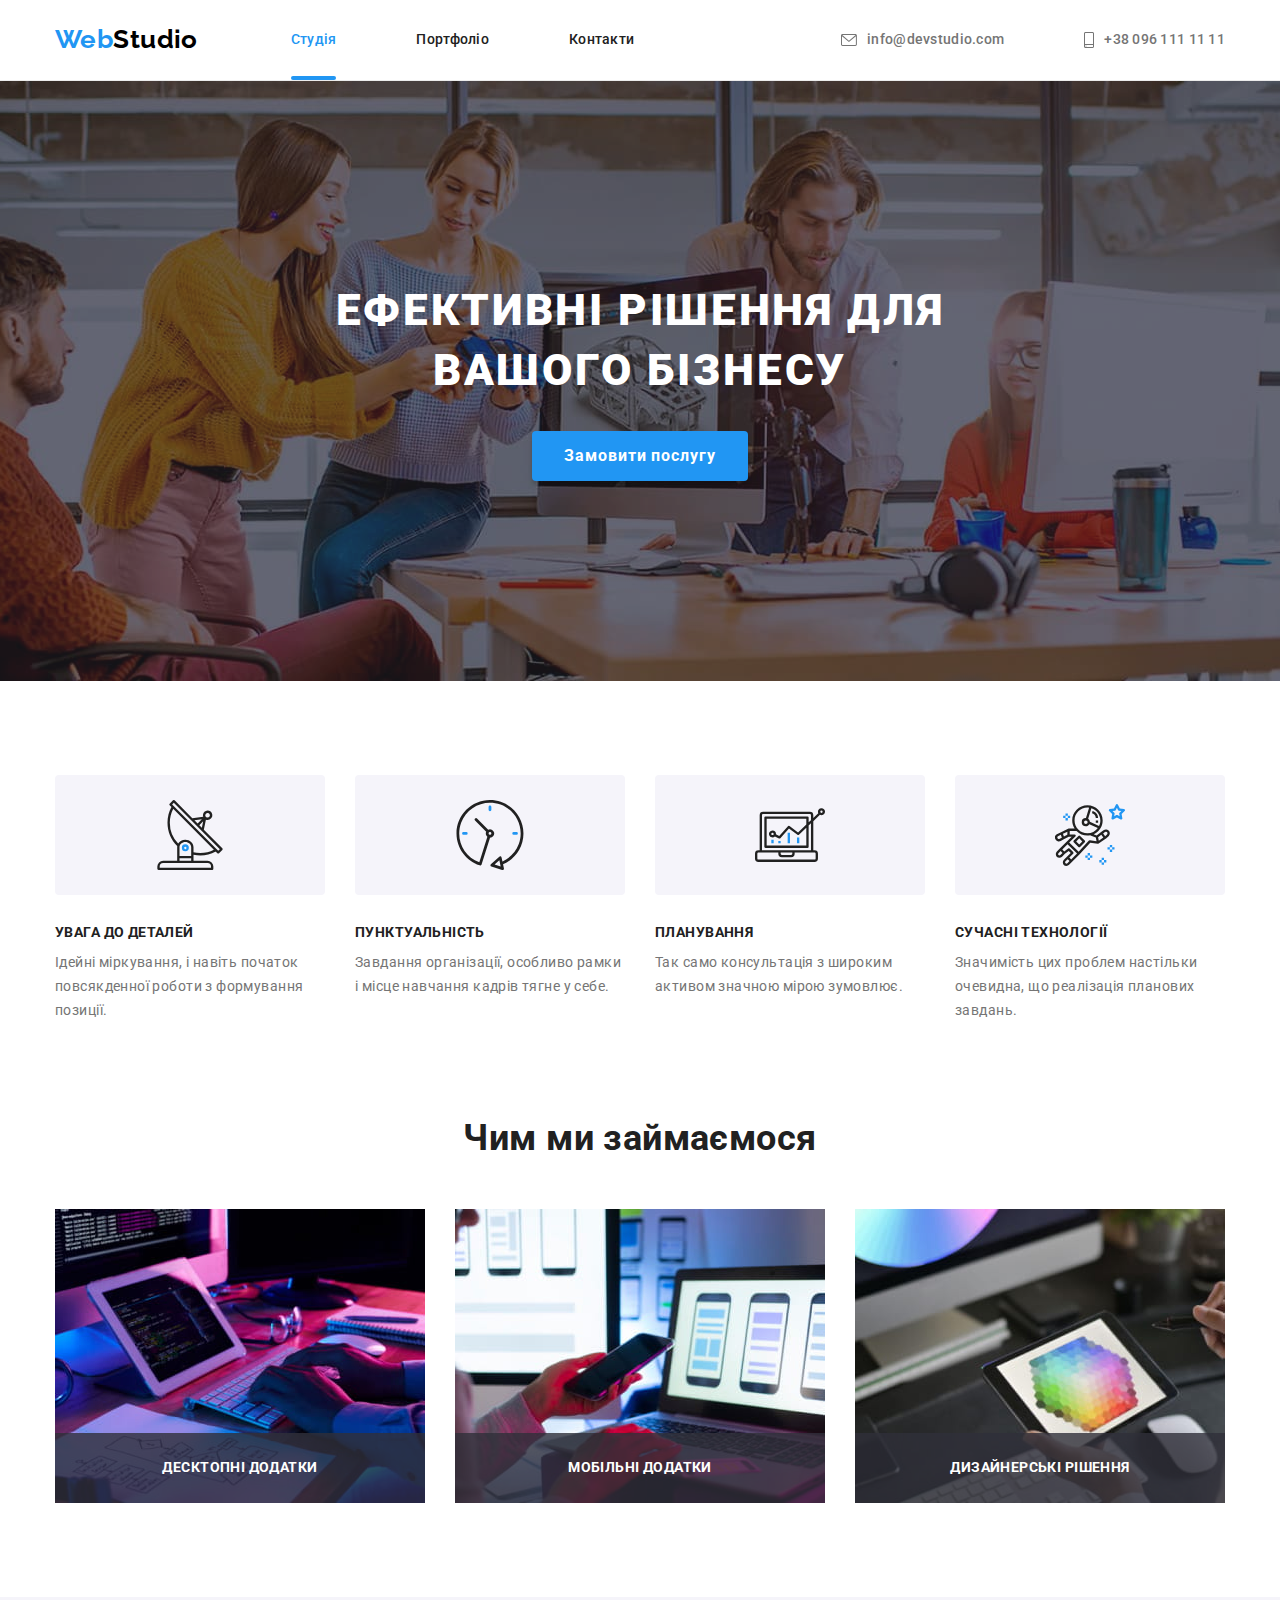
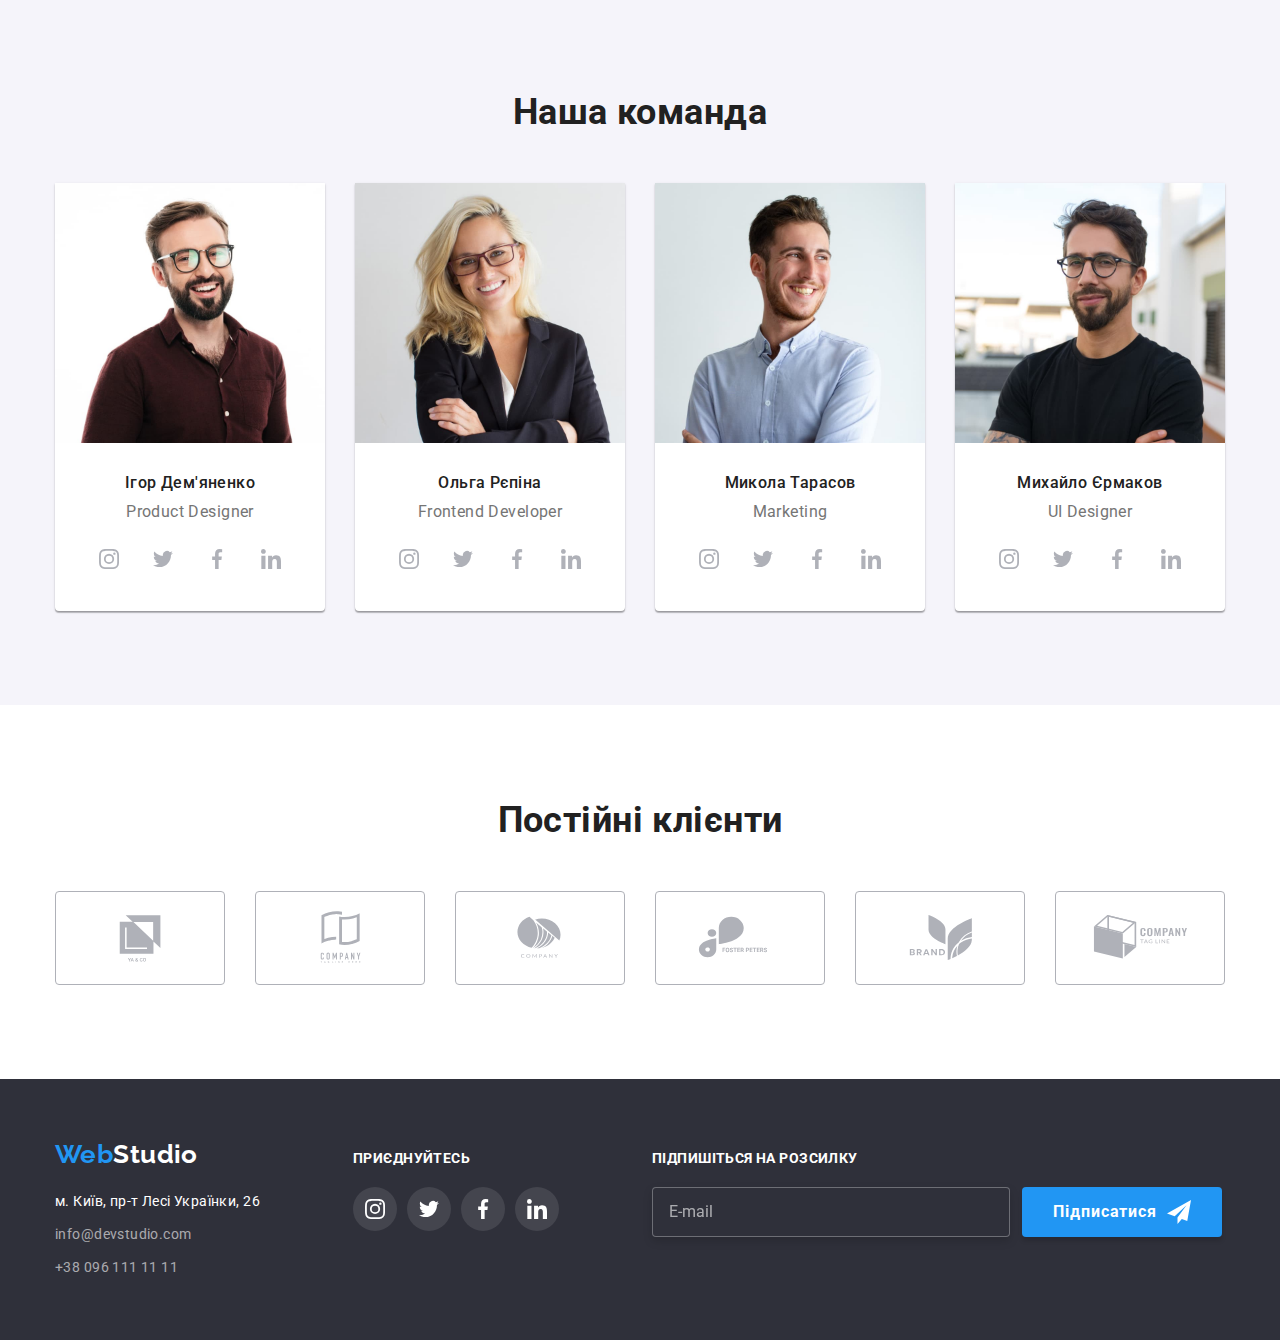
<file: index.html>
<!DOCTYPE html>
<html lang="uk">
  <head>
    <meta charset="UTF-8" />
    <meta http-equiv="X-UA-Compatible" content="IE=edge" />
    <meta name="viewport" content="width=device-width, initial-scale=1.0" />
    <title>Студія</title>
    <link
      href="https://fonts.googleapis.com/css2?family=Raleway:wght@700&family=Roboto:wght@400;500;700;900&display=swap"
      rel="stylesheet"
    />
    <link
      rel="stylesheet"
      href="https://cdnjs.cloudflare.com/ajax/libs/modern-normalize/1.1.0/modern-normalize.min.css"
    />
    <link rel="stylesheet" href="./css/styles.css" />
  </head>
  <body>
    <!-- Шапка -->
    <header class="top">
      <div class="container main-nav">
        <a href="./index.html" class="logo"><span class="logo-decor">Web</span>Studio</a>
        <nav class="navigation">
          <ul class="nav-list list">
            <li class="item">
              <a href="./index.html" class="link current">Студія</a>
            </li>
            <li class="item">
              <a href="./portfolio.html" class="link">Портфоліо</a>
            </li>
            <li class="item">
              <a href="" class="link">Контакти</a>
            </li>
          </ul>
        </nav>
        <ul class="contacts-list list">
          <li class="item">
            <a href="mailto:info@devstudio.com" class="mail">
              <svg class="icon-header" width="16" height="12">
                <use href="./images/icons.svg#icon-envelope"></use>
              </svg>
              info@devstudio.com</a
            >
          </li>
          <li class="item">
            <a href="tel:380961111111" class="tel">
              <svg class="icon-header" width="10" height="16">
                <use href="./images/icons.svg#icon-smartphone"></use>
              </svg>
              +38 096 111 11 11</a
            >
          </li>
        </ul>
      </div>
    </header>
    <main>
      <!-- Банер -->
      <section class="banner section">
        <h1 class="banner-title">
          Ефективні рішення для<br />
          вашого бізнесу
        </h1>
        <button data-modal-open type="button" class="banner-button">Замовити послугу</button>
      </section>
      <!-- Особливості -->
      <section class="features section">
        <div class="container">
          <h2 class="visually-hidden">Переваги</h2>
          <ul class="features-list list">
            <li class="item">
              <div class="tumb">
                <svg width="70" height="70">
                  <use href="./images/icons.svg#icon-antenna"></use>
                </svg>
              </div>
              <h3 class="features-title">УВАГА ДО ДЕТАЛЕЙ</h3>
              <p class="features-text">
                Ідейні міркування, і навіть початок повсякденної роботи з формування позиції.
              </p>
            </li>
            <li class="item">
              <div class="tumb">
                <svg width="70" height="70">
                  <use href="./images/icons.svg#icon-clock"></use>
                </svg>
              </div>
              <h3 class="features-title">ПУНКТУАЛЬНІСТЬ</h3>
              <p class="features-text">
                Завдання організації, особливо рамки і місце навчання кадрів тягне у себе.
              </p>
            </li>
            <li class="item">
              <div class="tumb">
                <svg width="70" height="70">
                  <use href="./images/icons.svg#icon-diagram"></use>
                </svg>
              </div>
              <h3 class="features-title">ПЛАНУВАННЯ</h3>
              <p class="features-text">
                Так само консультація з широким активом значною мірою зумовлює.
              </p>
            </li>
            <li class="item">
              <div class="tumb">
                <svg width="70" height="70">
                  <use href="./images/icons.svg#icon-astronaut"></use>
                </svg>
              </div>
              <h3 class="features-title">СУЧАСНІ ТЕХНОЛОГІЇ</h3>
              <p class="features-text">
                Значимість цих проблем настільки очевидна, що реалізація планових завдань.
              </p>
            </li>
          </ul>
        </div>
      </section>
      <!-- Чим займаємось -->
      <section class="functions section">
        <div class="container">
          <h2 class="functions-title">Чим ми займаємося</h2>
          <ul class="functions-list list">
            <li class="item">
              <a href="">
                <div class="functions-img">
                  <img src="./images/box-one.jpg" alt="Людина друкує на клавіатурі" width="370" />
                  <p class="functions-overlay">Десктопні додатки</p>
                </div>
              </a>
            </li>
            <li class="item">
              <a href="">
                <div class="functions-img">
                  <img
                    src="./images/box-two.jpg"
                    alt="Людина перед ноутбуком тримає в руці телефон"
                    width="370"
                  />
                  <p class="functions-overlay">Мобільні додатки</p>
                </div>
              </a>
            </li>
            <li class="item">
              <a href="">
                <div class="functions-img">
                  <img src="./images/box-three.jpg" alt="Людина тримає планшет" width="370" />
                  <p class="functions-overlay">Дизайнерські рішення</p>
                </div>
              </a>
            </li>
          </ul>
        </div>
      </section>
      <!-- Команда -->
      <section class="team section">
        <div class="container">
          <h2 class="team-title">Наша команда</h2>
          <ul class="team-list list">
            <li class="item">
              <img src="./images/photo-one.jpg" alt="Чоловік в окулярах" width="270" />
              <div class="member">
                <h3 class="team-member">Ігор Дем'яненко</h3>
                <p class="team-text" lang="en">Product Designer</p>
                <ul class="social-list list">
                  <li>
                    <a class="link" href="" rel="noopener noreferrer nofollow">
                      <svg width="20" height="20">
                        <use href="./images/icons.svg#icon-instagram"></use>
                      </svg>
                    </a>
                  </li>
                  <li>
                    <a class="link" href="" rel="noopener noreferrer nofollow">
                      <svg width="20" height="20">
                        <use href="./images/icons.svg#icon-twitter"></use>
                      </svg>
                    </a>
                  </li>
                  <li>
                    <a class="link" href="" rel="noopener noreferrer nofollow">
                      <svg width="20" height="20">
                        <use href="./images/icons.svg#icon-facebook"></use>
                      </svg>
                    </a>
                  </li>
                  <li>
                    <a class="link" href="" rel="noopener noreferrer nofollow">
                      <svg width="20" height="20">
                        <use href="./images/icons.svg#icon-linkedin"></use>
                      </svg>
                    </a>
                  </li>
                </ul>
              </div>
            </li>
            <li class="item">
              <img src="./images/photo-two.jpg" alt="Жінка в окулярах та костюмі" width="270" />
              <div class="member">
                <h3 class="team-member">Ольга Рєпіна</h3>
                <p class="team-text" lang="en">Frontend Developer</p>
                <ul class="social-list list">
                  <li>
                    <a class="link" href="" rel="noopener noreferrer nofollow">
                      <svg width="20" height="20">
                        <use href="./images/icons.svg#icon-instagram"></use>
                      </svg>
                    </a>
                  </li>
                  <li>
                    <a class="link" href="" rel="noopener noreferrer nofollow">
                      <svg width="20" height="20">
                        <use href="./images/icons.svg#icon-twitter"></use>
                      </svg>
                    </a>
                  </li>
                  <li>
                    <a class="link" href="" rel="noopener noreferrer nofollow">
                      <svg width="20" height="20">
                        <use href="./images/icons.svg#icon-facebook"></use>
                      </svg>
                    </a>
                  </li>
                  <li>
                    <a class="link" href="" rel="noopener noreferrer nofollow">
                      <svg width="20" height="20">
                        <use href="./images/icons.svg#icon-linkedin"></use>
                      </svg>
                    </a>
                  </li>
                </ul>
              </div>
            </li>
            <li class="item">
              <img src="./images/photo-three.jpg" alt="Чоловік в рубашці" width="270" />
              <div class="member">
                <h3 class="team-member">Микола Тарасов</h3>
                <p class="team-text" lang="en">Marketing</p>
                <ul class="social-list list">
                  <li>
                    <a class="link" href="" rel="noopener noreferrer nofollow">
                      <svg width="20" height="20">
                        <use href="./images/icons.svg#icon-instagram"></use>
                      </svg>
                    </a>
                  </li>
                  <li>
                    <a class="link" href="" rel="noopener noreferrer nofollow">
                      <svg width="20" height="20">
                        <use href="./images/icons.svg#icon-twitter"></use>
                      </svg>
                    </a>
                  </li>
                  <li>
                    <a class="link" href="" rel="noopener noreferrer nofollow">
                      <svg width="20" height="20">
                        <use href="./images/icons.svg#icon-facebook"></use>
                      </svg>
                    </a>
                  </li>
                  <li>
                    <a class="link" href="" rel="noopener noreferrer nofollow">
                      <svg width="20" height="20">
                        <use href="./images/icons.svg#icon-linkedin"></use>
                      </svg>
                    </a>
                  </li>
                </ul>
              </div>
            </li>
            <li class="item">
              <img src="./images/photo-four.jpg" alt="Чоловік в окулярах" width="270" />
              <div class="member">
                <h3 class="team-member">Михайло Єрмаков</h3>
                <p class="team-text" lang="en">UI Designer</p>
                <ul class="social-list list">
                  <li>
                    <a class="link" href="" rel="noopener noreferrer nofollow">
                      <svg width="20" height="20">
                        <use href="./images/icons.svg#icon-instagram"></use>
                      </svg>
                    </a>
                  </li>
                  <li>
                    <a class="link" href="" rel="noopener noreferrer nofollow">
                      <svg width="20" height="20">
                        <use href="./images/icons.svg#icon-twitter"></use>
                      </svg>
                    </a>
                  </li>
                  <li>
                    <a class="link" href="" rel="noopener noreferrer nofollow">
                      <svg width="20" height="20">
                        <use href="./images/icons.svg#icon-facebook"></use>
                      </svg>
                    </a>
                  </li>
                  <li>
                    <a class="link" href="" rel="noopener noreferrer nofollow">
                      <svg width="20" height="20">
                        <use href="./images/icons.svg#icon-linkedin"></use>
                      </svg>
                    </a>
                  </li>
                </ul>
              </div>
            </li>
          </ul>
        </div>
      </section>
      <!-- Клієнти -->
      <section class="clients section">
        <div class="container">
          <h2 class="clients-title">Постійні клієнти</h2>
          <ul class="clients-list list">
            <li class="item">
              <a class="link" href="" rel="noopener noreferrer nofollow"
                ><svg width="106" height="60">
                  <use href="./images/icons.svg#icon-logo-one"></use></svg
              ></a>
            </li>
            <li class="item">
              <a class="link" href="" rel="noopener noreferrer nofollow"
                ><svg width="106" height="60">
                  <use href="./images/icons.svg#icon-logo-two"></use></svg
              ></a>
            </li>
            <li class="item">
              <a class="link" href="" rel="noopener noreferrer nofollow"
                ><svg width="106" height="60">
                  <use href="./images/icons.svg#icon-logo-three"></use></svg
              ></a>
            </li>
            <li class="item">
              <a class="link" href="" rel="noopener noreferrer nofollow"
                ><svg width="106" height="60">
                  <use href="./images/icons.svg#icon-logo-four"></use></svg
              ></a>
            </li>
            <li class="item">
              <a class="link" href="" rel="noopener noreferrer nofollow">
                <svg width="106" height="60">
                  <use href="./images/icons.svg#icon-logo-five"></use></svg
              ></a>
            </li>
            <li class="item">
              <a class="link" href="" rel="noopener noreferrer nofollow"
                ><svg width="106" height="60">
                  <use href="./images/icons.svg#icon-logo-six"></use></svg
              ></a>
            </li>
          </ul>
        </div>
      </section>
    </main>
    <!-- Підвал -->
    <footer class="bottom">
      <div class="container footer">
        <div class="logo-contacts">
          <a href="./index.html" class="logo-footer"><span class="logo-decor">Web</span>Studio</a>
          <address class="contacts">
            <ul class="list">
              <li class="item">
                <a
                  href="https://goo.gl/maps/44BGPZHSNG9RyHG87"
                  target="_blank"
                  rel="noopener noreferrer nofollow"
                  class="link address"
                  >м. Київ, пр-т Лесі Українки, 26</a
                >
              </li>
              <li class="item">
                <a href="mailto:info@devstudio.com" class="link">info@devstudio.com</a>
              </li>
              <li class="item"><a href="tel:380961111111" class="link">+38 096 111 11 11</a></li>
            </ul>
          </address>
        </div>
        <div class="social-links">
          <span class="social-title">приєднуйтесь</span>
          <ul class="social-footer-list list">
            <li>
              <a class="link" href="" rel="noopener noreferrer nofollow">
                <svg width="20" height="20">
                  <use href="./images/icons.svg#icon-instagram"></use>
                </svg>
              </a>
            </li>
            <li>
              <a class="link" href="" rel="noopener noreferrer nofollow">
                <svg width="20" height="20">
                  <use href="./images/icons.svg#icon-twitter"></use>
                </svg>
              </a>
            </li>
            <li>
              <a class="link" href="" rel="noopener noreferrer nofollow">
                <svg width="20" height="20">
                  <use href="./images/icons.svg#icon-facebook"></use>
                </svg>
              </a>
            </li>
            <li>
              <a class="link" href="" rel="noopener noreferrer nofollow">
                <svg width="20" height="20">
                  <use href="./images/icons.svg#icon-linkedin"></use>
                </svg>
              </a>
            </li>
          </ul>
        </div>
        <div>
          <p class="footer-form-text">Підпишіться на розсилку</p>
          <form class="footer-form">
            <div class="footer-form-field">
              <input
                class="footer-form-input"
                type="email"
                name="email-subscrib"
                id="mail"
                placeholder="E-mail"
              />
              <label class="footer-form-label" for="mail"></label>
            </div>
            <div>
              <button class="footer-form-button" type="submit">
                Підписатися
                <svg width="24" height="24">
                  <use href="./images/icons.svg#icon-send"></use>
                </svg>
              </button>
            </div>
          </form>
        </div>
      </div>
    </footer>
    <!-- Модульне вікно -->
    <div data-modal class="backdrop is-hidden">
      <div class="modal">
        <button data-modal-close class="modal-button" type="button">
          <svg class="modal-icon" width="11" height="11">
            <use href="./images/icons.svg#icon-close"></use>
          </svg>
        </button>
        <p class="form-text">Залиште свої дані, ми вам передзвонимо</p>
        <form>
          <div class="form-field">
            <label class="form-label" for="user_name">Ім'я</label>
            <input class="form-input" type="text" name="name" id="user_name" />
            <svg class="form-icon" width="18" height="18">
              <use href="./images/icons.svg#icon-person"></use>
            </svg>
          </div>
          <div class="form-field">
            <label class="form-label" for="user_tel">Телефон</label>
            <input class="form-input" type="tel" name="tel" id="user_tel" />
            <svg class="form-icon" width="18" height="18">
              <use href="./images/icons.svg#icon-phone"></use>
            </svg>
          </div>
          <div class="form-field">
            <label class="form-label" for="user_email">Пошта</label>
            <input class="form-input" type="email" name="email" id="user_email" />
            <svg class="form-icon" width="18" height="18">
              <use href="./images/icons.svg#icon-email"></use>
            </svg>
          </div>
          <div class="form-field textarea">
            <label class="form-label" for="user_feedback">Коментар</label>
            <textarea
              class="form-textarea"
              name="feedback"
              rows="5"
              placeholder="Введіть текст"
              id="user_feedback"
            ></textarea>
          </div>
          <div class="form-field checkbox">
            <label class="form-label-policy">
              <input class="checkbox" type="checkbox" name="policy" />
              <span class="checkbox-icon"></span>
              Погоджуюся з розсилкою та приймаю <a href="#">Умови договору</a>
            </label>
          </div>
          <button class="form-button" type="submit">Відправити</button>
        </form>
      </div>
    </div>
    <script src="./js/modal.js"></script>
  </body>
</html>
</file>
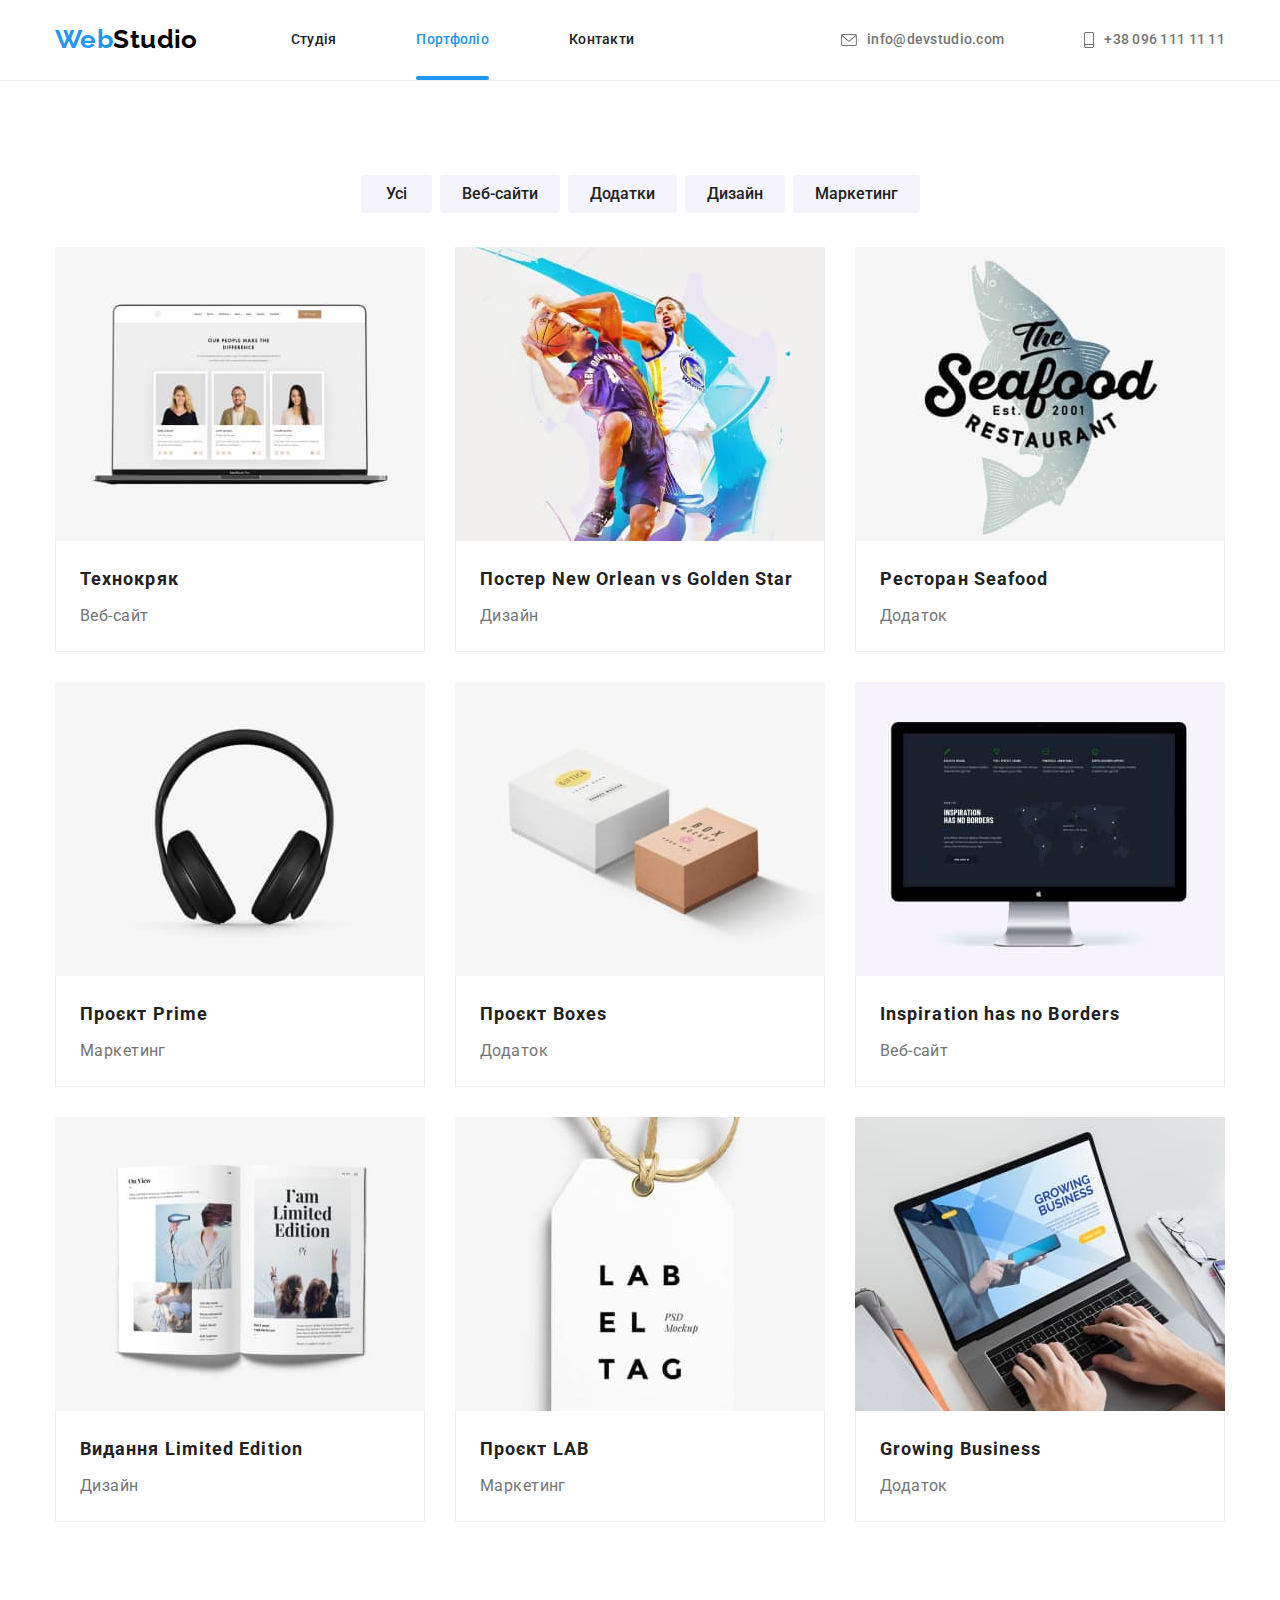
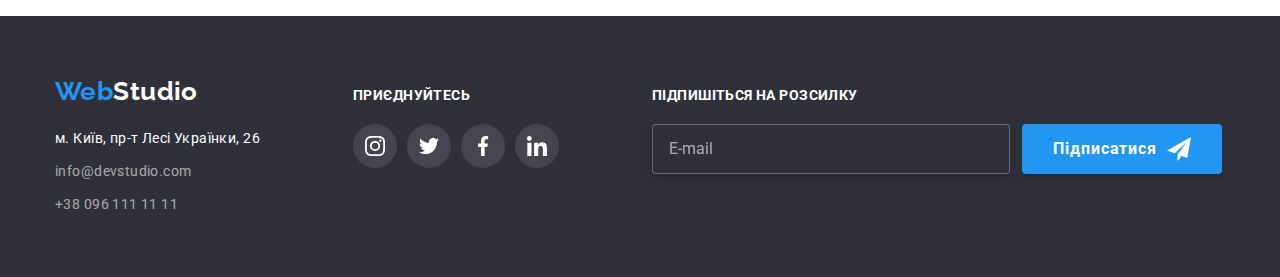
<file: portfolio.html>
<!DOCTYPE html>
<html lang="uk">
  <head>
    <meta charset="UTF-8" />
    <meta http-equiv="X-UA-Compatible" content="IE=edge" />
    <meta name="viewport" content="width=device-width, initial-scale=1.0" />
    <title>Портфоліо</title>
    <link
      href="https://fonts.googleapis.com/css2?family=Raleway:wght@700&family=Roboto:wght@400;500;700;900&display=swap"
      rel="stylesheet"
    />
    <link
      rel="stylesheet"
      href="https://cdnjs.cloudflare.com/ajax/libs/modern-normalize/1.1.0/modern-normalize.min.css"
    />
    <link rel="stylesheet" href="./css/styles.css" />
  </head>
  <body>
    <!-- Шапка -->
    <header class="top">
      <div class="container main-nav">
        <a href="./index.html" class="logo"><span class="logo-decor">Web</span>Studio</a>
        <nav class="navigation">
          <ul class="nav-list list">
            <li class="item">
              <a href="./index.html" class="link">Студія</a>
            </li>
            <li class="item">
              <a href="./portfolio.html" class="link current">Портфоліо</a>
            </li>
            <li class="item">
              <a href="" class="link">Контакти</a>
            </li>
          </ul>
        </nav>
        <ul class="contacts-list list">
          <li class="item">
            <a href="mailto:info@devstudio.com" class="mail">
              <svg class="icon-header" width="16" height="12">
                <use href="./images/icons.svg#icon-envelope"></use>
              </svg>
              info@devstudio.com</a
            >
          </li>
          <li class="item">
            <a href="tel:380961111111" class="tel">
              <svg class="icon-header" width="10" height="16">
                <use href="./images/icons.svg#icon-smartphone"></use>
              </svg>
              +38 096 111 11 11</a
            >
          </li>
        </ul>
      </div>
    </header>
    <main>
      <section class="section">
        <div class="container">
          <!-- Фільтр -->
          <h1 class="visually-hidden">Приклади робіт</h1>
          <ul class="filter-list list">
            <li class="item">
              <button type="button" class="button first">Усі</button>
            </li>
            <li class="item">
              <button type="button" class="button">Веб-сайти</button>
            </li>
            <li class="item">
              <button type="button" class="button">Додатки</button>
            </li>
            <li class="item">
              <button type="button" class="button">Дизайн</button>
            </li>
            <li class="item">
              <button type="button" class="button">Маркетинг</button>
            </li>
          </ul>
          <!-- Приклади робіт -->
          <ul class="work-list list">
            <li class="item">
              <a class="work-link" href="">
                <div class="work-img">
                  <img
                    src="./images/tehnocryak.jpg"
                    alt="Ноутбук з відкритою веб-сторінкою"
                    width="370"
                    class="work-img"
                  />
                  <div class="work-overlay">
                    <p>
                      Ресурс пропонує комплексні пропозиції з різним рівнем функціоналу та сервісів.
                      Все це дозволить відвідувачу отримати вичерпні відомості про компанію чи
                      приватну особу.
                    </p>
                  </div>
                </div>
                <div class="work-container">
                  <h3 class="work-title">Технокряк</h3>
                  <p class="work-text">Веб-сайт</p>
                </div>
              </a>
            </li>
            <li class="item">
              <a class="work-link" href="">
                <div class="work-img">
                  <img
                    src="./images/new-orlean.jpg"
                    alt="Два баскетболісти в процесі гри"
                    width="370"
                    class="work-img"
                  />
                  <div class="work-overlay">
                    <p>
                      Ресурс пропонує комплексні пропозиції з різним рівнем функціоналу та сервісів.
                      Все це дозволить відвідувачу отримати вичерпні відомості про компанію чи
                      приватну особу.
                    </p>
                  </div>
                </div>
                <div class="work-container">
                  <h3 class="work-title">Постер New Orlean vs Golden Star</h3>
                  <p class="work-text">Дизайн</p>
                </div>
              </a>
            </li>
            <li class="item">
              <a class="work-link" href="">
                <div class="work-img">
                  <img src="./images/seafood.jpg" alt="Риба" width="370" class="work-img" />
                  <div class="work-overlay">
                    <p>
                      Ресурс пропонує комплексні пропозиції з різним рівнем функціоналу та сервісів.
                      Все це дозволить відвідувачу отримати вичерпні відомості про компанію чи
                      приватну особу.
                    </p>
                  </div>
                </div>
                <div class="work-container">
                  <h3 class="work-title">Ресторан Seafood</h3>
                  <p class="work-text">Додаток</p>
                </div>
              </a>
            </li>
            <li class="item">
              <a class="work-link" href="">
                <div class="work-img">
                  <img src="./images/prime.jpg" alt="Навушники" width="370" class="work-img" />
                  <div class="work-overlay">
                    <p>
                      Ресурс пропонує комплексні пропозиції з різним рівнем функціоналу та сервісів.
                      Все це дозволить відвідувачу отримати вичерпні відомості про компанію чи
                      приватну особу.
                    </p>
                  </div>
                </div>
                <div class="work-container">
                  <h3 class="work-title">Проєкт Prime</h3>
                  <p class="work-text">Маркетинг</p>
                </div>
              </a>
            </li>
            <li class="item">
              <a class="work-link" href="">
                <div class="work-img">
                  <img src="./images/boxes.jpg" alt="Дві коробки" width="370" class="work-img" />
                  <div class="work-overlay">
                    <p>
                      Ресурс пропонує комплексні пропозиції з різним рівнем функціоналу та сервісів.
                      Все це дозволить відвідувачу отримати вичерпні відомості про компанію чи
                      приватну особу.
                    </p>
                  </div>
                </div>
                <div class="work-container">
                  <h3 class="work-title">Проєкт Boxes</h3>
                  <p class="work-text">Додаток</p>
                </div>
              </a>
            </li>
            <li class="item">
              <a class="work-link" href="">
                <div class="work-img">
                  <img
                    src="./images/inspiration.jpg"
                    alt="Екран монітору"
                    width="370"
                    class="work-img"
                  />
                  <div class="work-overlay">
                    <p>
                      Ресурс пропонує комплексні пропозиції з різним рівнем функціоналу та сервісів.
                      Все це дозволить відвідувачу отримати вичерпні відомості про компанію чи
                      приватну особу.
                    </p>
                  </div>
                </div>
                <div class="work-container">
                  <h3 class="work-title">Inspiration has no Borders</h3>
                  <p class="work-text">Веб-сайт</p>
                </div>
              </a>
            </li>
            <li class="item">
              <a class="work-link" href="">
                <div class="work-img">
                  <img
                    src="./images/limited-edition.jpg"
                    alt="Розгорнутий журнал"
                    width="370"
                    class="work-img"
                  />
                  <div class="work-overlay">
                    <p>
                      Ресурс пропонує комплексні пропозиції з різним рівнем функціоналу та сервісів.
                      Все це дозволить відвідувачу отримати вичерпні відомості про компанію чи
                      приватну особу.
                    </p>
                  </div>
                </div>
                <div class="work-container">
                  <h3 class="work-title">Видання Limited Edition</h3>
                  <p class="work-text">Дизайн</p>
                </div>
              </a>
            </li>
            <li class="item">
              <a class="work-link" href="">
                <div class="work-img">
                  <img src="./images/lab.jpg" alt="Ярлик з написом" width="370" class="work-img" />
                  <div class="work-overlay">
                    <p>
                      Ресурс пропонує комплексні пропозиції з різним рівнем функціоналу та сервісів.
                      Все це дозволить відвідувачу отримати вичерпні відомості про компанію чи
                      приватну особу.
                    </p>
                  </div>
                </div>
                <div class="work-container">
                  <h3 class="work-title">Проєкт LAB</h3>
                  <p class="work-text">Маркетинг</p>
                </div>
              </a>
            </li>
            <li class="item">
              <a class="work-link" href="">
                <div class="work-img">
                  <img
                    src="./images/growing-business.jpg"
                    alt="Руки на клавіатурі ноутбуку"
                    width="370"
                    class="work-img"
                  />
                  <div class="work-overlay">
                    <p>
                      Ресурс пропонує комплексні пропозиції з різним рівнем функціоналу та сервісів.
                      Все це дозволить відвідувачу отримати вичерпні відомості про компанію чи
                      приватну особу.
                    </p>
                  </div>
                </div>
                <div class="work-container">
                  <h3 class="work-title">Growing Business</h3>
                  <p class="work-text">Додаток</p>
                </div>
              </a>
            </li>
          </ul>
        </div>
      </section>
    </main>
    <!-- Підвал -->
    <footer class="bottom">
      <div class="container footer">
        <div class="logo-contacts">
          <a href="./index.html" class="logo-footer"><span class="logo-decor">Web</span>Studio</a>
          <address class="contacts">
            <ul class="list">
              <li class="item">
                <a
                  href="https://goo.gl/maps/44BGPZHSNG9RyHG87"
                  target="_blank"
                  rel="noopener noreferrer nofollow"
                  class="link address"
                  >м. Київ, пр-т Лесі Українки, 26</a
                >
              </li>
              <li class="item">
                <a href="mailto:info@devstudio.com" class="link">info@devstudio.com</a>
              </li>
              <li class="item"><a href="tel:380961111111" class="link">+38 096 111 11 11</a></li>
            </ul>
          </address>
        </div>
        <div class="social-links">
          <span class="social-title">приєднуйтесь</span>
          <ul class="social-footer-list list">
            <li>
              <a class="link" href="" rel="noopener noreferrer nofollow">
                <svg width="20" height="20">
                  <use href="./images/icons.svg#icon-instagram"></use>
                </svg>
              </a>
            </li>
            <li>
              <a class="link" href="" rel="noopener noreferrer nofollow">
                <svg width="20" height="20">
                  <use href="./images/icons.svg#icon-twitter"></use>
                </svg>
              </a>
            </li>
            <li>
              <a class="link" href="" rel="noopener noreferrer nofollow">
                <svg width="20" height="20">
                  <use href="./images/icons.svg#icon-facebook"></use>
                </svg>
              </a>
            </li>
            <li>
              <a class="link" href="" rel="noopener noreferrer nofollow">
                <svg width="20" height="20">
                  <use href="./images/icons.svg#icon-linkedin"></use>
                </svg>
              </a>
            </li>
          </ul>
        </div>
        <div>
          <p class="footer-form-text">Підпишіться на розсилку</p>
          <form class="footer-form">
            <div class="footer-form-field">
              <input
                class="footer-form-input"
                type="email"
                name="email-subscrib"
                id="mail"
                placeholder="E-mail"
              />
              <label class="footer-form-label" for="mail"></label>
            </div>
            <div>
              <button class="footer-form-button" type="submit">
                Підписатися
                <svg width="24" height="24">
                  <use href="./images/icons.svg#icon-send"></use>
                </svg>
              </button>
            </div>
          </form>
        </div>
      </div>
    </footer>
  </body>
</html>
</file>
<file: css/styles.css>
:root {
    --primary-text-color: #757575;
    --secondary-text-color: #212121;
    --primary-white-color: #FFFFFF;
    --primary-black-color: #000000;
    --accent-color: #2196F3;
    --secondary-background-color: #2F303A;
    --button-background-color: #F5F4FA;

    --transition-duration: 250ms;
    --transition-timing-function: cubic-bezier(0.4, 0, 0.2, 1);
}
body {
    color: var(--primary-text-color);
    background-color: var(--primary-white-color);
    
    font-family: 'Roboto', sans-serif;
    font-size: 14px;
    letter-spacing: 0.03em;
}

.section {
    padding-top: 94px;
    padding-bottom: 94px;
}

.container {
    width: 1200px;
    padding-left: 15px;
    padding-right: 15px;
    margin-left: auto;
    margin-right: auto;
}

.list {
    padding: 0;
    margin: 0;
    list-style: none;
    gap: 30px;
}

.visually-hidden {
    position: absolute;
    width: 1px;
    height: 1px;
    margin: -1px;
    border: 0;
    padding: 0;
    white-space: nowrap;
    clip-path: inset(100%);
    clip: rect(0 0 0 0);
    overflow: hidden;
}

h1,
h2,
h3,
p {
    margin-top: 0;
    margin-bottom: 0;
}
img {
    display: block;
    max-width: 100%;
    height: auto;
}
input,
textarea {
    outline: none;
}

/* Header */
.top {
    border-bottom: 1px solid #ECECEC;
}
.main-nav {
    display: flex;
    align-items: center;
}
.navigation {
    display: flex;
}
.logo {
    padding-top: 24px;
    padding-bottom: 25px;

    color: var(--primary-black-color);
    
    font-family: 'Raleway', sans-serif;
    font-weight: 700;
    font-size: 26px;
    line-height: 1.19;
    text-decoration: none;
}
.logo-decor {
    color: var(--accent-color);
}
.nav-list {
    display: flex;
    margin-left: 93px;
}
.nav-list .item:not(:last-child) {
    margin-right: 50px;
}
.nav-list .link {
    display: block;
    padding-top: 32px;
    padding-bottom: 32px;

    color: var(--secondary-text-color);
    
    font-weight: 500;
    line-height: 1.14;
    letter-spacing: 0.02em;
    text-decoration: none;

    transition: color var(--transition-duration) var(--transition-timing-function);
}
.nav-list .link.current {
    position: relative;

    color: var(--accent-color);
}
.nav-list .link.current::after {
    content: "";
    
    position: absolute;
    left: 0;
    bottom: 0;
    display: block;
    width: 100%;
    height: 4px;

    background-color: var(--accent-color);
    border-radius: 2px;
}
.nav-list .link:hover,
.nav-list .link:focus {
    color: var(--accent-color);
}
.contacts-list {
    display: flex;
    margin-left: auto;
}
.contacts-list .item + .item {
    margin-left: 50px;
}
.mail,
.tel {
    display: flex;
    align-items: center;

    color: var(--primary-text-color);
    
    font-weight: 500;
    line-height: 1.14;
    letter-spacing: 0.02em;
    text-decoration: none;

    transition: color var(--transition-duration) var(--transition-timing-function);
}
.mail:hover,
.tel:hover,
.mail:focus,
.tel:focus {
    color: var(--accent-color);
}
.icon-header {
    fill: currentColor;
    margin-right: 10px;
}

/* Banner */

.banner.section {
    padding-left: 200px;
    padding-right: 200px;
}
.banner {
    max-width: 1600px;
    height: 600px;
    margin-left: auto;
    margin-right: auto;
    padding: 200px 452px;

    background-image: url(../images/img-overlay.png), url(../images/banner.jpg);
    background-color: var(--secondary-background-color);
    background-repeat: no-repeat;
    background-position: center;

    text-align: center;
}
.banner-title {
    margin-bottom: 30px;

    color: var(--primary-white-color);
    
    font-weight: 900;
    font-size: 44px;
    line-height: 1.36;
    letter-spacing: 0.06em;
    text-transform: uppercase;
}
.banner-button {
    display: inline-block;
    padding: 10px 32px;
    min-width: 216px;
    border-radius: 4px;
    border: none;
    box-shadow: 0px 4px 4px rgba(0, 0, 0, 0.15);

    color: var(--primary-white-color);
    background-color: var(--accent-color);
    cursor: pointer;

    font-family: inherit;
    font-weight: 700;
    font-size: 16px;
    line-height: 1.88;
    letter-spacing: 0.06em;

    transition: color var(--transition-duration) var(--transition-timing-function), background-color var(--transition-duration) var(--transition-timing-function);
}
.banner-button:hover,
.banner-button:focus {
    background-color: #188CE8;
}

/* Features */
.features.section {
    padding-bottom: 0;
}
.features-list {
    display: flex;
}
.features-list .item {
    flex-basis: calc((100% - 90px) / 4);
}

.features .tumb {
    display: flex;
    align-items: center;
    justify-content: center;
    width: 270px;
    height: 120px;
    margin-bottom: 30px;

    background-color: var(--button-background-color);
    border-radius: 4px;
}

.features-title {
    margin-bottom: 10px;

    color: var(--secondary-text-color);

    font-size: 14px;
    line-height: 1.14;
    text-transform: uppercase;
}
.features-text {
    line-height: 1.71;
}

/* Functions */
.functions-list {
    display: flex;
}
.functions-list .item {
    flex-basis: calc((100% - 60px) / 3);
}
.functions-img {
    position: relative;
}
.functions-overlay {
    position: absolute;
    
    display: flex;
    width: 100%;
    height: 70px;
    justify-content: center;
    align-items: center;
    bottom: 0;

    color: var(--primary-white-color);
    background-color: rgba(47, 48, 58, 0.8);

    font-weight: 700;
    line-height: 1.14;
    text-transform: uppercase;
}
.functions-title {
    margin-bottom: 50px;

    color: var(--secondary-text-color);

    font-size: 36px;
    line-height: 1.17;
    text-align: center;
}

/* Team */
.team {
    background-color: var(--button-background-color);
}
.team-list {
    display: flex;
}
.team-list .item {
    flex-basis: calc((100% - 90px) / 4);

    background-color: var(--primary-white-color);
    box-shadow: 0px 1px 3px rgba(0, 0, 0, 0.12), 0px 1px 1px rgba(0, 0, 0, 0.14), 0px 2px 1px rgba(0, 0, 0, 0.2);
    border-radius: 0px 0px 4px 4px;
}
.member {
    padding: 30px 32px;
}
.team-title {
    margin-bottom: 50px;

    color: var(--secondary-text-color);
    
    font-size: 36px;
    line-height: 1.17;
    text-align: center;
}
.team-member {
    margin-bottom: 10px;

    color: var(--secondary-text-color);

    font-weight: 500;
    font-size: 16px;
    line-height: 1.19;
    text-align: center;
}
.team-text {
    margin-bottom: 16px;

    font-size: 16px;
    line-height: 1.19;
    text-align: center;
}
.social-list {
    display: flex;
    gap: 10px;
}
.social-list .link {
    display: flex;
    align-items: center;
    justify-content: center;
    width: 44px;
    height: 44px;
    border-radius: 50%;

    fill: #afb1b8;

    transition: fill var(--transition-duration) var(--transition-timing-function), background-color var(--transition-duration) var(--transition-timing-function);
}
.social-list .link:hover,
.social-list .link:focus {
    fill: var(--primary-white-color);
    background-color: var(--accent-color);
}

/* Clients */

.clients-title {
    margin-bottom: 50px;
    
    color: var(--secondary-text-color);
    
    font-size: 36px;
    line-height: 1.17;
    text-align: center;
}

.clients-list {
    display: flex;
}
.clients-list .item {
    border: 1px solid #AFB1B8;
    border-radius: 4px;
    max-width: 170px;

    transition: border-color var(--transition-duration) var(--transition-timing-function);
}

.clients-list .item:hover {
    border-color: var(--accent-color);
}
.clients-list .link {
    display: flex;
    align-items: center;
    justify-content: center;
    width: 170px;
    height: 92px;

    fill: #afb1b8;

    transition: fill var(--transition-duration) var(--transition-timing-function);
}
.clients-list .link:hover,
.clients-list .link:focus {
    fill: var(--accent-color);
}

/* Footer */

.bottom {
    padding-top: 60px;
    padding-bottom: 60px;
}
.container.footer {
    display: flex;
    align-items: baseline;
}
.logo-footer {
    display: inline-block;
    margin-bottom: 20px;

    color: var(--primary-white-color);
    
    font-family: 'Raleway', sans-serif;
    font-weight: 700;
    font-size: 26px;
    line-height: 1.19;
    text-decoration: none;
}
.bottom {
    background-color: var(--secondary-background-color);
}
.contacts {
    font-style: normal;
    line-height: 1.71;
}
.contacts .item:not(:last-child) {
    margin-bottom: 9px;
}
.contacts .link {
    color: rgba(255, 255, 255, 0.6);
    text-decoration: none;

    transition: color var(--transition-duration) var(--transition-timing-function);
}
.link.address {
    color: var(--primary-white-color);
}
.contacts .link:hover,
.contacts .link:focus {
    color: var(--accent-color);
}
.social-links {
    margin-left: 93px;
    margin-right: 93px;
}
.social-title {
    display: block;
    margin-bottom: 20px;

    font-weight: 700;
    line-height: 1.14;
    text-transform: uppercase;
    
    color: var(--primary-white-color);
}
.social-footer-list {
    display: flex;
    gap: 10px;
}
.social-footer-list .link {
    display: flex;
    align-items: center;
    justify-content: center;
    width: 44px;
    height: 44px;

    fill: var(--primary-white-color);
    background-color: rgba(255, 255, 255, 0.1);
    border-radius: 50%;

    transition: background-color var(--transition-duration) var(--transition-timing-function);
}
.social-footer-list .link:hover,
.social-footer-list .link:focus {
    background-color: var(--accent-color);
}

.footer-form {
    display: flex;
    width: 570px;
    gap: 12px;
}

.footer-form-text {
    margin-bottom: 20px;

    font-weight: 700;
    line-height: 1.14;
    text-transform: uppercase;
    color: var(--primary-white-color);
}

.footer-form-input {
    width: 358px;
    height: 50px;
    padding: 15px 16px;

    border: 1px solid rgba(255, 255, 255, 0.3);
    filter: drop-shadow(0px 4px 4px rgba(0, 0, 0, 0.15));
    border-radius: 4px;

    color: var(--primary-white-color);
    background-color: var(--secondary-background-color);
}
.footer-form-input:focus {
    border-color: var(--primary-white-color);
}

.footer-form-input::placeholder {
    font-size: 16px;
    line-height: 1.25px;
    color: rgba(255, 255, 255, 0.6);
}

.footer-form-button {
    display: flex;
    justify-content: center;
    align-items: center;
    width: 200px;
    height: 50px;
    gap: 10px;
    border: none;
    
    box-shadow: 0px 4px 4px rgba(0, 0, 0, 0.15);
    border-radius: 4px;

    font-family: inherit;
    font-weight: 700;
    font-size: 16px;
    line-height: 1.88;
    letter-spacing: 0.06em;
    color: var(--primary-white-color);
    background-color: var(--accent-color);
    cursor: pointer;

    transition: background-color var(--transition-duration) var(--transition-timing-function);
}
.footer-form-button:hover,
.footer-form-button:focus {
    background-color: #188CE8;
}

/* PORTFOLIO */
.filter-list {
    display: flex;
    justify-content: center;
    margin-bottom: 34px;
    gap: 8px;
}
.button {
    display: inline-block;
    padding: 6px 22px;
    border-radius: 4px;
    border: none;

    color: var(--secondary-text-color);
    background-color: var(--button-background-color);
    cursor: pointer;
    
    font-family: inherit;
    font-weight: 500;
    font-size: 16px;
    line-height: 1.63;

    transition: color var(--transition-duration) var(--transition-timing-function), background-color var(--transition-duration) var(--transition-timing-function), box-shadow var(--transition-duration) var(--transition-timing-function);
}
.button.first {
    padding: 6px 25px;
}
.button:hover,
.button:focus {
    color: var(--primary-white-color);
    background-color: var(--accent-color);

    box-shadow: 0px 3px 1px rgba(0, 0, 0, 0.1), 0px 1px 2px rgba(0, 0, 0, 0.08), 0px 2px 2px rgba(0, 0, 0, 0.12);
}
.work-list {
    display: flex;
    flex-wrap: wrap;
    
}
.work-list .item {
    flex-basis: calc((100% - 60px) / 3);

    transition: box-shadow var(--transition-duration) var(--transition-timing-function);
}
.work-list .item:hover {
    box-shadow: 0px 1px 1px rgba(0, 0, 0, 0.12), 0px 4px 4px rgba(0, 0, 0, 0.06), 1px 4px 6px rgba(0, 0, 0, 0.16);
}
.work-img {
    position: relative;
    overflow: hidden;
}
.work-overlay {
    position: absolute;

    padding: 63px 24px;
    width: 100%;
    height: 100%;
    transform: translateY(100%);        

    color: var(--primary-white-color);
    background-color: rgba(33, 150, 243, 0.9);
    font-size: 18px;
    line-height: 1.56;

    transition: transform var(--transition-duration) var(--transition-timing-function);
}
.work-list .item:hover .work-overlay {
    transform: translateY(-100%);
}

.work-container {
    padding: 20px 24px;
    border-left: 1px solid #EEEEEE;
    border-right: 1px solid #EEEEEE;
    border-bottom: 1px solid #EEEEEE;
}
.work-link {
    text-decoration: none;
}
.work-title {
    margin-bottom: 4px;

    color: var(--secondary-text-color);
    
    font-size: 18px;
    line-height: 2;
    letter-spacing: 0.06em;
}
.work-text {
    color: var(--primary-text-color);
    
    font-size: 16px;
    line-height: 1.88;
}

/* Backdrop */

.backdrop {
    position: fixed;
    top: 0;
    left: 0;
    width: 100%;
    height: 100%;
    opacity: 1;

    background-color: rgba(0, 0, 0, 0.2);

    transition: opacity var(--transition-duration) var(--transition-timing-function);
}
.backdrop.is-hidden {
    visibility: hidden;
    opacity: 0;
    pointer-events: none;
}
.backdrop.is-hidden .modal {
    opacity: 0;
    transform: translate(-50%, -50%) scale(0.5);
}

/* Modal window */

.modal {
    position: absolute;
    top: 50%;
    left: 50%;

    padding-top: 40px;
    padding-left: 40px;
    padding-right: 40px;
    width: 528px;
    height: 581px;
    box-shadow: 0px 1px 3px rgba(0, 0, 0, 0.12), 0px 1px 1px rgba(0, 0, 0, 0.14), 0px 2px 1px rgba(0, 0, 0, 0.2);
    border-radius: 4px;

    background-color: var(--primary-white-color);

    opacity: 1;
    transform: translate(-50%, -50%) scale(1);
    transition: transform var(--transition-duration) var(--transition-timing-function), opacity var(--transition-duration) var(--transition-timing-function);
}
.modal-button {
    position: absolute;
    top: 8px;
    right: 8px;

    display: flex;
    justify-content: center;
    align-items: center;
    width: 30px;
    height: 30px;
    margin-left: auto;
    border: 1px solid rgba(0, 0, 0, 0.1);
    border-radius: 50%;

    fill: var(--primary-black-color);
    background-color: var(--primary-white-color);
    cursor: pointer;

    transition: fill var(--transition-duration) var(--transition-timing-function);
}
.modal-button:hover,
.modal-button:focus {
    fill: var(--accent-color);
}
.form-text {
    margin-bottom: 12px;

    font-weight: 700;
    font-size: 20px;
    line-height: 1.15;
    text-align: center;

    color: var(--secondary-text-color)
}
.form-field {
    position: relative;

    display: flex;
    flex-direction: column;
    margin-bottom: 10px;
}
.form-input {
    width: 448px;
    height: 40px;
    padding-top: 12px;
    padding-bottom: 12px;
    padding-left: 42px;
    border: 1px solid rgba(33, 33, 33, 0.2);
    border-radius: 4px;

    transition: border-color var(--transition-duration) var(--transition-timing-function);
}
.form-input:focus {
    border-color: var(--accent-color);
}
.form-icon {
    position: absolute;
    top: 29px;
    left: 12px;

    fill: var(--secondary-text-color);

    transition: fill var(--transition-duration) var(--transition-timing-function);
}
.form-input:focus+.form-icon {
    fill: var(--accent-color);
}
.form-label {
    margin-bottom: 4px;

    font-size: 12px;
    line-height: 1.17;
    letter-spacing: 0.01em;
}
.form-field.textarea {
    margin: 0;
}
.form-textarea {
    width: 448px;
    height: 120px;
    padding: 12px 16px;
    margin-bottom: 20px;
    border: 1px solid rgba(33, 33, 33, 0.2);
    border-radius: 4px;
    resize: none;

    transition: border-color var(--transition-duration) var(--transition-timing-function);
}
.form-textarea:focus {
    border-color: var(--accent-color);
}
textarea::placeholder {
    font-size: 12px;
    line-height: 1.17;
    letter-spacing: 0.01em;

    color: rgba(117, 117, 117, 0.5);
}
.form-field.checkbox {
    margin-bottom: 30px;
}
.form-label-policy input[type='checkbox'] {
    position: absolute;
    width: 1px;
    height: 1px;
    margin: -1px;
    border: 0;
    padding: 0;
    white-space: nowrap;
    clip-path: inset(100%);
    clip: rect(0 0 0 0);
    overflow: hidden;
}
.checkbox-icon {
    display: inline-block;
    width: 16px;
    height: 15px;
    
    background-image: url(../images/checkbox.svg);
}
.checkbox:checked + .checkbox-icon {
    background-image: url(../images/check.svg);
    background-size: contain;
}

.form-label-policy {
    display: flex;
    justify-content: center;
    align-items: center;
    gap: 7px;

    line-height: 1.71;
    letter-spacing: 0.03em;
}
.form-label-policy a {
    color: var(--accent-color);
}
.form-button {
    display: flex;
    justify-content: center;
    align-items: center;
    width: 200px;
    height: 50px;
    margin-right: auto;
    margin-left: auto;
    border: none;

    box-shadow: 0px 4px 4px rgba(0, 0, 0, 0.15);
    border-radius: 4px;

    font-family: inherit;
    font-weight: 700;
    font-size: 16px;
    line-height: 1.88;
    letter-spacing: 0.06em;
    color: var(--primary-white-color);
    background-color: var(--accent-color);
    cursor: pointer;

    transition: background-color var(--transition-duration) var(--transition-timing-function);
}
.form-button:hover,
.form-button:focus {
    background-color: #188CE8
}
</file>
